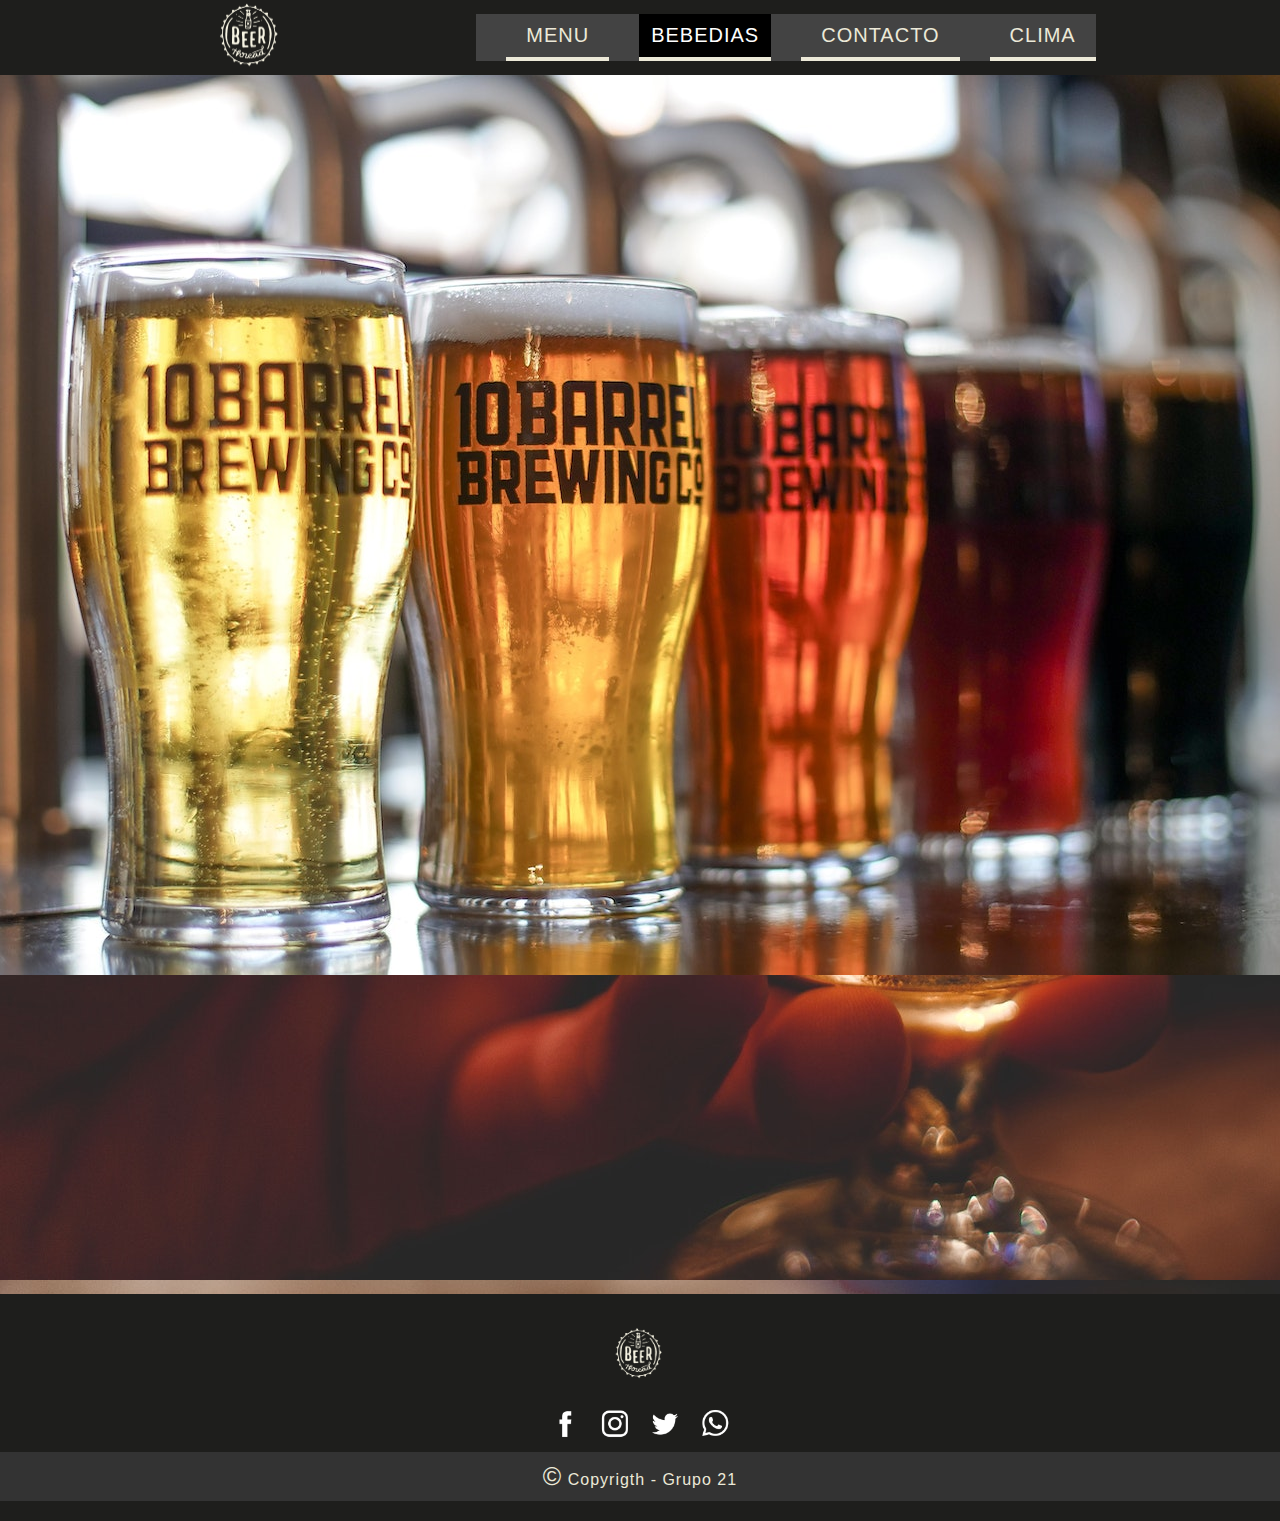
<file: index.html>
<!DOCTYPE html>
<html lang="es">
<head>
    <meta charset="UTF-8">
    <meta http-equiv="X-UA-Compatible" content="IE=edge">
    <meta name="viewport" content="width=device-width, initial-scale=1.0">
    <link rel="stylesheet" href="css/style.css">
    <title>Beer Thread</title>
</head>
<body>
    <header>
        <a href="index.html">
            <img src="imgs/logo.png" alt="">
        </a>
        <nav>
            <a href="index.html">Menu</a>
            <li><a href="#">Bebedias</a>
                <ul>
                    <li><a href="cerveza.html">Cevezas</a></li>
                    <li><a href="tragos.html">Tragos</a></li>
                </ul>
            
            </li>
            <a href="contacto.html">Contacto</a>
            <a href="clima.html">Clima</a>
        </nav>
    </header>

    <main>
        <div class="carrusel">
            <img src="imgs/img1.jpg" alt="">
        </div>
               
        <section>
            <div class="video">
                <iframe width="560" height="315" src="https://www.youtube.com/embed/VIBZmrzhpSI" title="YouTube video player" frameborder="0" allow="accelerometer; autoplay; clipboard-write; encrypted-media; gyroscope; picture-in-picture" allowfullscreen></iframe>
               </div>
        </section>
        
    </main>

    
    <footer>
        <img src="imgs/logo.png" alt="">
        <ul>
            <li>
                <a href="">
                    <img src="imgs/fb.png" alt="">
                </a>
            </li>
            <li>
                <a href="">
                    <img src="imgs/instagram.png" alt="">
                </a>
            </li>
            <li>
                <a href="">
                    <img src="imgs/twitter.png" alt="">
                </a>
            </li>
            <li>
                <a href="">
                    <img src="imgs/whatsapp.png" alt="">
                </a>
            </li>
        </ul>
        <p><span>&copy</span> Copyrigth - Grupo 21</p>
    </footer>
    
    <script src="js/main.js"> </script>

</body>
</html>
</file>
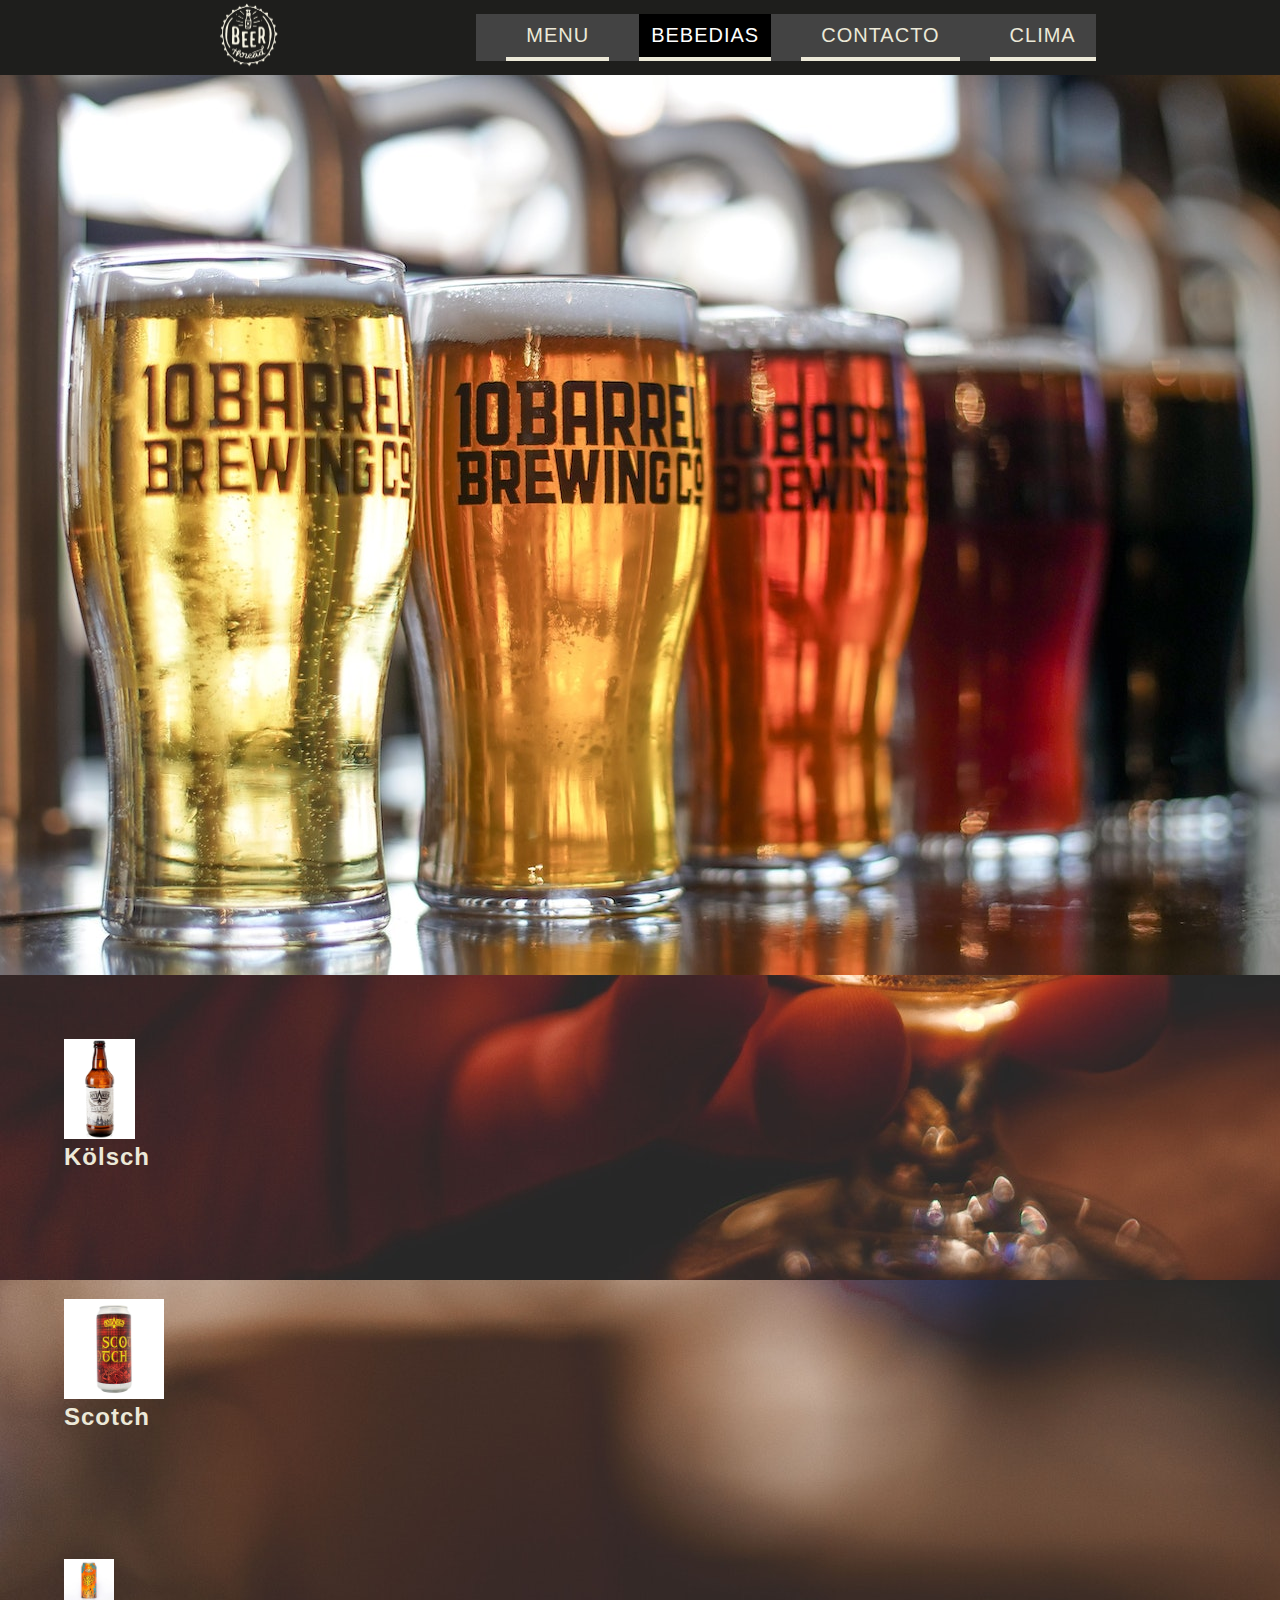
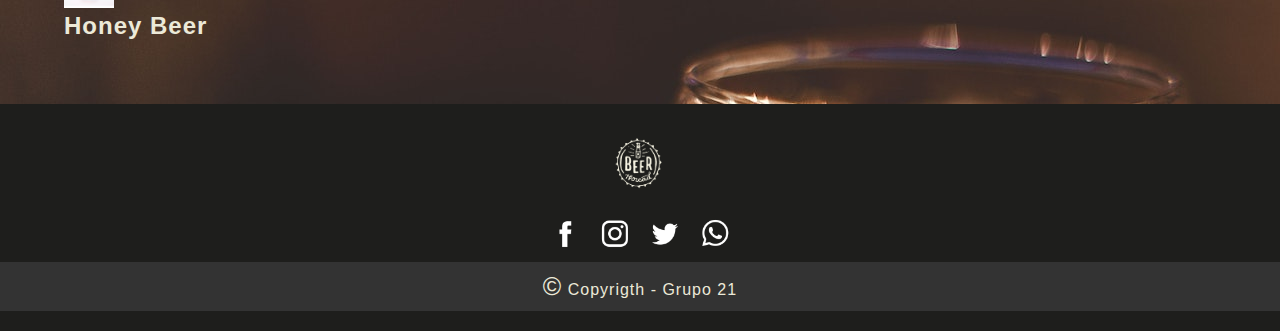
<file: cerveza.html>
<!DOCTYPE html>
<html lang="es">
<head>
    <meta charset="UTF-8">
    <meta http-equiv="X-UA-Compatible" content="IE=edge">
    <meta name="viewport" content="width=device-width, initial-scale=1.0">
    <link rel="stylesheet" href="css/style.css">
    <title>Beer Thread</title>
</head>
<body>
    <header>
        <a href="index.html">
            <img src="imgs/logo.png" alt="">
        </a>
        <nav>
            <a href="index.html">Menu</a>
            <li><a href="#">Bebedias</a>
                <ul>
                    <li><a href="cerveza.html">Cevezas</a></li>
                    <li><a href="tragos.html">Tragos</a></li>
                </ul>
            
            </li>
            <a href="contacto.html">Contacto</a>
            <a href="clima.html">Clima</a>
        </nav>
    </header>

    <main>
        <div class="carrusel">
            <img src="imgs/img1.jpg" alt="">
        </div>
       
         
       <section>
            <div class="cerveza"><img src="imgs/Kölsch.jpeg" alt=""><h2>Kölsch</h2><b></b></div>
            <div class="cerveza"><img src="imgs/Scotch.jpg" alt=""><h2> Scotch</h2> <b></b></div>
            <div class="cerveza"><img src="imgs/Honey-Beer.jpg" alt=""><h2>Honey Beer</h2><b></b></div>
       </section>        
    </main>

    <footer>
        <img src="imgs/logo.png" alt="">
        <ul>
            <li>
                <a href="">
                    <img src="imgs/fb.png" alt="">
                </a>
            </li>
            <li>
                <a href="">
                    <img src="imgs/instagram.png" alt="">
                </a>
            </li>
            <li>
                <a href="">
                    <img src="imgs/twitter.png" alt="">
                </a>
            </li>
            <li>
                <a href="">
                    <img src="imgs/whatsapp.png" alt="">
                </a>
            </li>
        </ul>
        <p><span>&copy</span> Copyrigth - Grupo 21</p>
    </footer>
    
    <script src="js/main.js"> </script>

</body>
</html>
</file>
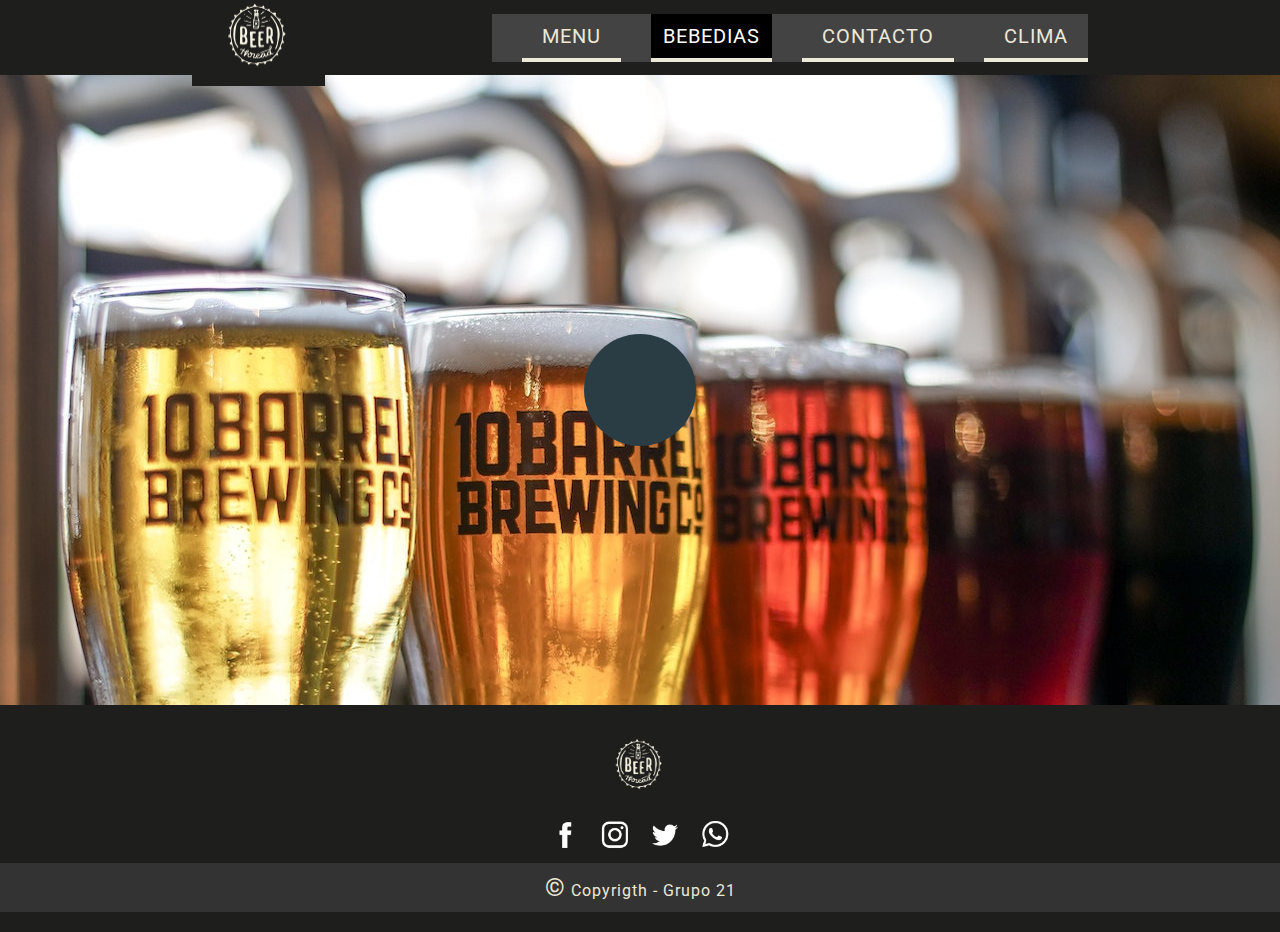
<file: clima.html>
<!DOCTYPE html>
<html lang="es">
<head>
    <meta charset="UTF-8">
    <meta http-equiv="X-UA-Compatible" content="IE=edge">
    <meta name="viewport" content="width=device-width, initial-scale=1.0">
    <link href="https://fonts.googleapis.com/css2?family=Roboto&display=swap" rel="stylesheet">
    <link rel="stylesheet" href="css/style.css" type="text/css">
    <title>Beer Thread</title>
</head>
<body onload="onLoad()">
    <header>
        <a href="index.html">
            <img src="imgs/logo.png" alt="">
        </a>
        <nav>
            <a href="index.html">Menu</a>
            <li><a href="#">Bebedias</a>
                <ul>
                    <li><a href="cerveza.html">Cevezas</a></li>
                    <li><a href="tragos.html">Tragos</a></li>
                </ul>
            
            </li>
            <a href="contacto.html">Contacto</a>
            <a href="clima.html">Clima</a>
        </nav>
    </header>

    <main class="main-app">
        <div id="loader" class="loader">Cargando...</div>
        <div id="container" class="contaier">
            <div class="block">
                <div id="location"></div>
                <div id="date"></div>
                <div id="description"></div>
            </div>
            <div class="block">
                <div class="information-container">
                    Temperatura
                    <div class="information" id="temperature"></div>
                </div>
                <div class="information-container">
                    Humedad
                    <div class="information" id="humidity"></div>
                </div>
                <div class="information-container">
                    Preción
                    <div class="information" id="pressure"></div>
                </div>
            </div>
        </div>
        <script src="js/app_clima.js"></script>
    </main>

    <footer>
        <img src="imgs/logo.png" alt="">
        <ul>
            <li>
                <a href="">
                    <img src="imgs/fb.png" alt="">
                </a>
            </li>
            <li>
                <a href="">
                    <img src="imgs/instagram.png" alt="">
                </a>
            </li>
            <li>
                <a href="">
                    <img src="imgs/twitter.png" alt="">
                </a>
            </li>
            <li>
                <a href="">
                    <img src="imgs/whatsapp.png" alt="">
                </a>
            </li>
        </ul>
        <p><span>&copy</span> Copyrigth - Grupo 21</p>
    </footer>
    
    
    <script src="js/main.js"> </script>

</body>
</html>
</file>
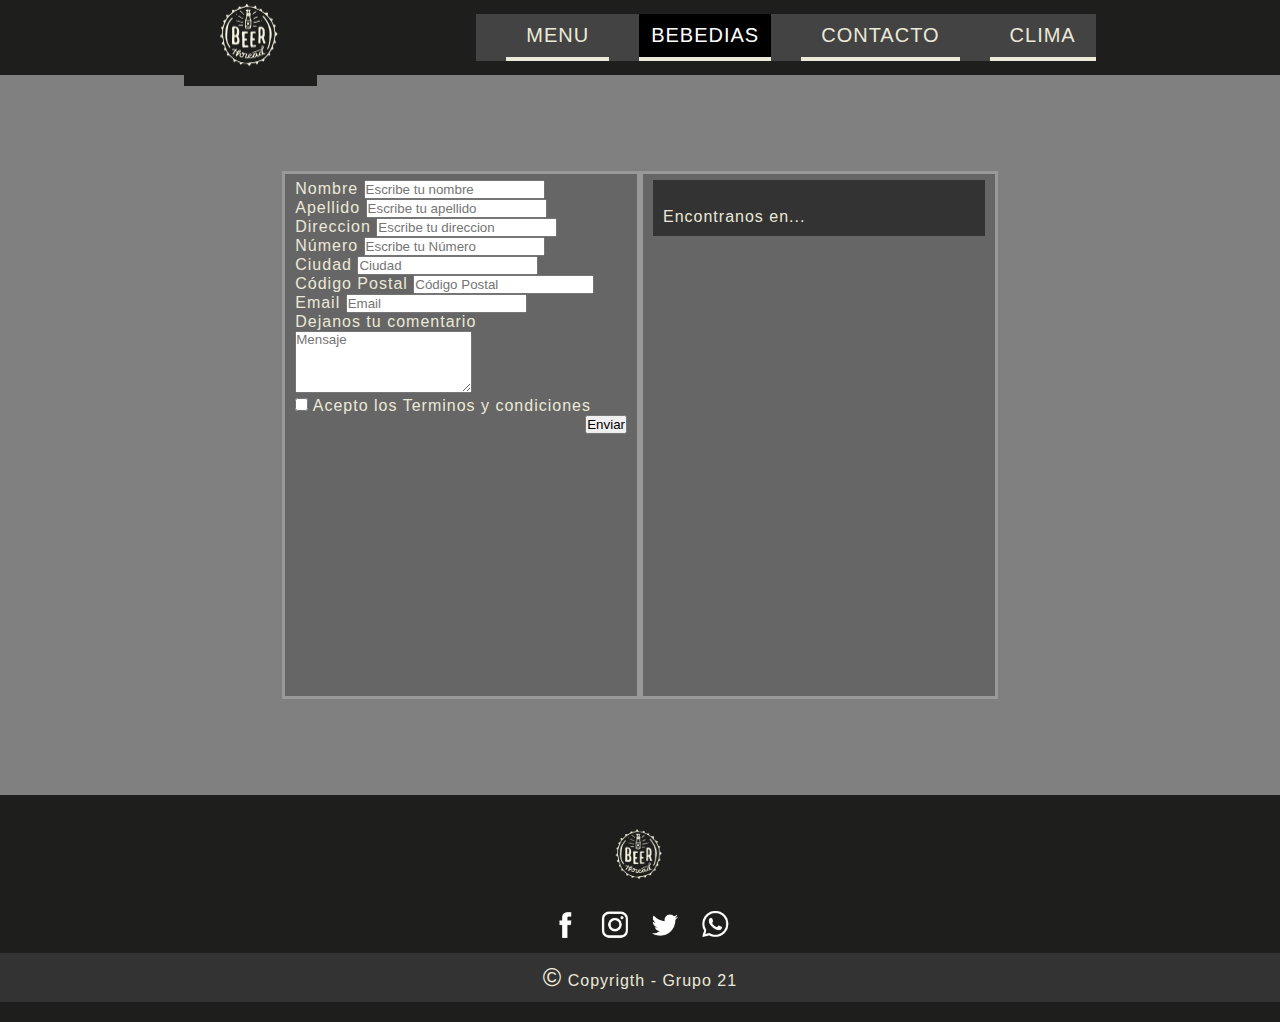
<file: contacto.html>
<!DOCTYPE html>
<html lang="es">
<head>
    <meta charset="UTF-8">
    <meta http-equiv="X-UA-Compatible" content="IE=edge">
    <meta name="viewport" content="width=device-width, initial-scale=1.0">

    <link href="https://cdn.jsdelivr.net/npm/bootstrap@5.0.2/dist/css/bootstrap.min.css" rel="stylesheet" integrity="sha384-EVSTQN3/azprG1Anm3QDgpJLIm9Nao0Yz1ztcQTwFspd3yD65VohhpuuCOmLASjC" crossorigin="anonymous">

    <link rel="stylesheet" href="css/style.css">

    <title>Beer Thread</title>
</head>
<body>
    <header>
        <a href="index.html">
            <img src="imgs/logo.png" alt="">
        </a>
        <nav>
            <a href="index.html">Menu</a>
            <li><a href="#">Bebedias</a>
                <ul>
                    <li><a href="cerveza.html">Cevezas</a></li>
                    <li><a href="tragos.html">Tragos</a></li>
                </ul>
            
            </li>
            <a href="contacto.html">Contacto</a>
            <a href="clima.html">Clima</a>
        </nav>
    </header>

    <main class="container main-contacto">
        <div class="container-contacto">
            <div class="items">
                <form class="row g-3" action="enviado.php" method="post" onsubmit="return validar()">
                    <div class="col-6">
                        <label for="nameInput" class="form-label">Nombre</label>
                        <input type="text" class="form-control" id="nameInput" placeholder="Escribe tu nombre" required>
                    </div>

                    <div class="col-6">
                        <label for="lastNameInput" class="form-label">Apellido</label>
                        <input type="text" class="form-control" id="lastNameInput" placeholder="Escribe tu apellido" required>
                    </div>

                    <div class="col-9">
                        <label for="addressInput" class="form-label">Direccion</label>
                        <input type="text" class="form-control" id="addressInput" placeholder="Escribe tu direccion" required>
                    </div>

                    <div class="col-3">
                        <label for="addressNumberInput" class="form-label">Número</label>
                        <input type="text" class="form-control" id="addressNumberInput" placeholder="Escribe tu Número" required>
                    </div>

                    <div class="col-9">
                        <label for="cityInput" class="form-label">Ciudad</label>
                        <input type="text" class="form-control" id="cityInput" placeholder="Ciudad" required>
                    </div>

                    <div class="col-3">
                        <label for="postalCodeInput" class="form-label">Código Postal</label>
                        <input type="text" class="form-control" id="postalCodeInput" placeholder="Código Postal" required>
                    </div>
                        
                    <div class="col-12">
                        <label for="emailInput" class="form-label">Email</label>
                        <input type="email" class="form-control" id="emailInput" placeholder="Email">
                    </div>

                    <div class="col-12">
                        <label for="messageInput" class="form-label">Dejanos tu comentario</label>
                        <textarea class="form-control" id="messageInput" rows="4" placeholder="Mensaje"></textarea>
                    </div>

                    <div class="col-12">
                        <div class="form-check">
                            <input type="checkbox" class="form-check-input" id="checkTermsInput">
                            <label for="checkTermsInput">Acepto los Terminos y condiciones</label>
                        </div>
                    </div>

                    <div class="col-12 boton">
                        <button type="submit" class="btn btn-primary">Enviar</button>
                    </div>
                </form>
            </div>
            <div class="items">
                <div class="container-maps">
                    <div class="items-maps">
                        <br>
                        <p>Encontranos en...</p>
                    </div>
                    </div class="items-maps">
                        <iframe src="https://www.google.com/maps/embed?pb=!1m18!1m12!1m3!1d5524.175672781463!2d-58.38361719068201!3d-34.58659569567857!2m3!1f0!2f0!3f0!3m2!1i1024!2i768!4f13.1!3m3!1m2!1s0x95bccb03784129ab%3A0xf6a947c8c4a605b0!2sCodo%20a%20Codo%20-%20Apoyo%20Escolar!5e0!3m2!1ses-419!2sar!4v1666650546530!5m2!1ses-419!2sar" width="600" height="450" style="border:0;" allowfullscreen="" loading="lazy" referrerpolicy="no-referrer-when-downgrade"></iframe>
                    </div>
                </div>
            <div>
        </div>
        
        </div>
        
        
    </main>

    <footer>
        <img src="imgs/logo.png" alt="">
        <ul>
            <li>
                <a href="">
                    <img src="imgs/fb.png" alt="">
                </a>
            </li>
            <li>
                <a href="">
                    <img src="imgs/instagram.png" alt="">
                </a>
            </li>
            <li>
                <a href="">
                    <img src="imgs/twitter.png" alt="">
                </a>
            </li>
            <li>
                <a href="">
                    <img src="imgs/whatsapp.png" alt="">
                </a>
            </li>
        </ul>
        <p><span>&copy</span> Copyrigth - Grupo 21</p>
    </footer>
    

    <script src="https://cdn.jsdelivr.net/npm/@popperjs/core@2.9.2/dist/umd/popper.min.js" integrity="sha384-IQsoLXl5PILFhosVNubq5LC7Qb9DXgDA9i+tQ8Zj3iwWAwPtgFTxbJ8NT4GN1R8p" crossorigin="anonymous"></script>
    <script src="https://cdn.jsdelivr.net/npm/bootstrap@5.0.2/dist/js/bootstrap.min.js" integrity="sha384-cVKIPhGWiC2Al4u+LWgxfKTRIcfu0JTxR+EQDz/bgldoEyl4H0zUF0QKbrJ0EcQF" crossorigin="anonymous"></script>

    <script src="js/main.js"> </script>

</body>
</html>
</file>
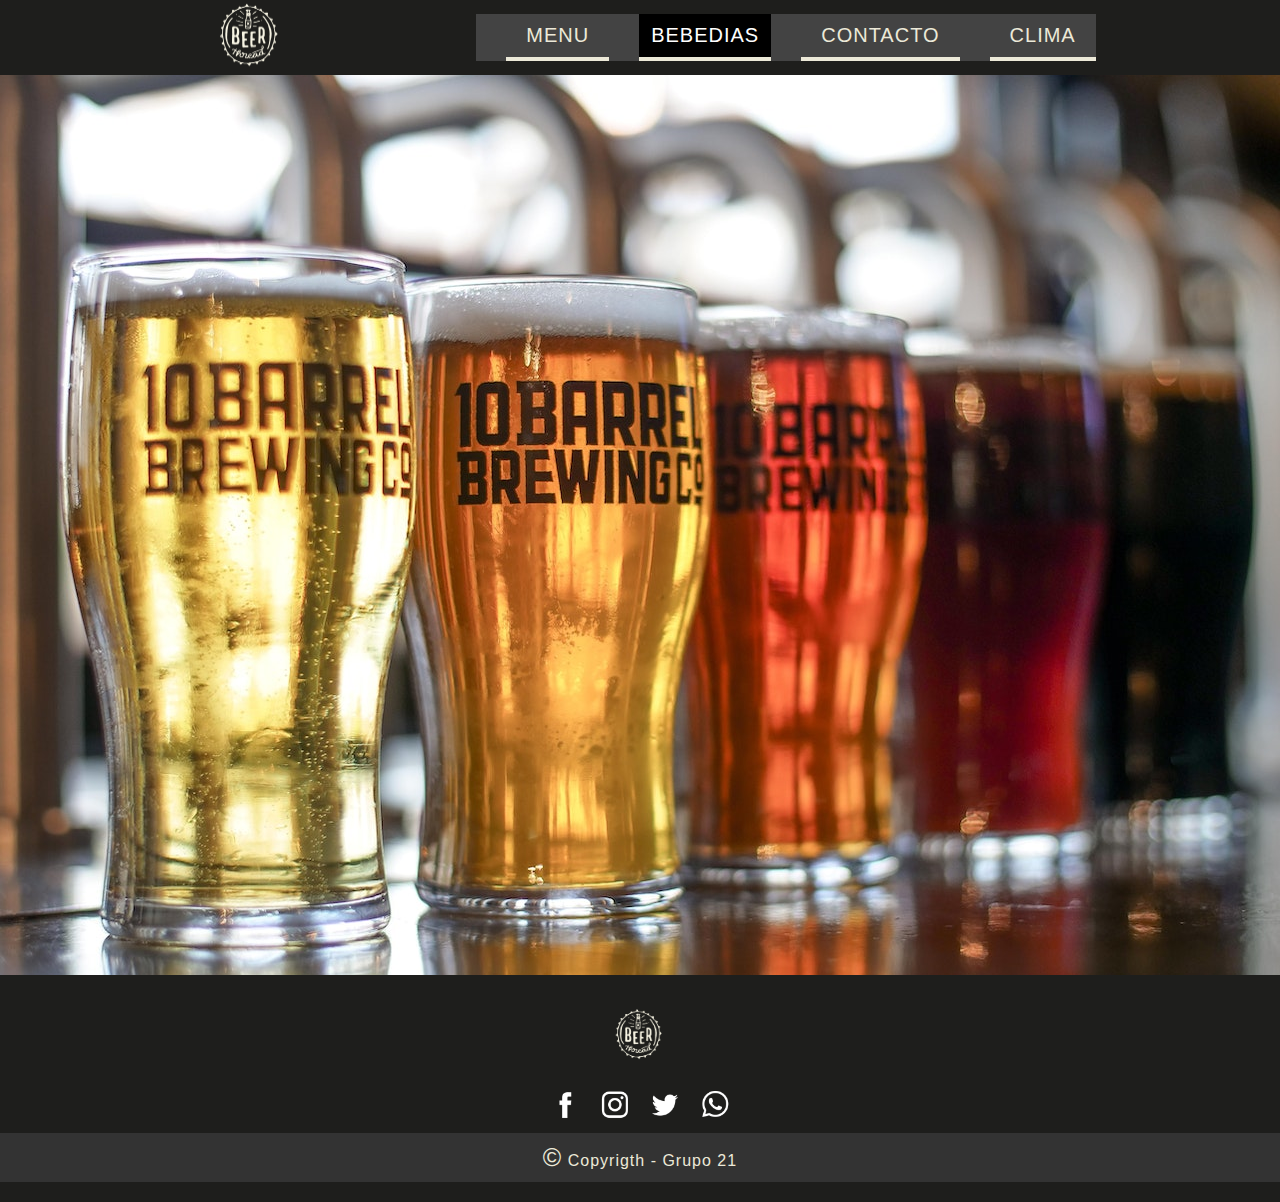
<file: tragos.html>
<!DOCTYPE html>
<html lang="es">
<head>
    <meta charset="UTF-8">
    <meta http-equiv="X-UA-Compatible" content="IE=edge">
    <meta name="viewport" content="width=device-width, initial-scale=1.0">
    <link rel="stylesheet" href="css/style.css">
    <title>Beer Thread</title>
</head>
<body>
    <header>
        <a href="index.html">
            <img src="imgs/logo.png" alt="">
        </a>
        <nav>
            <a href="index.html">Menu</a>
            <li><a href="#">Bebedias</a>
                <ul>
                    <li><a href="cerveza.html">Cevezas</a></li>
                    <li><a href="tragos.html">Tragos</a></li>
                </ul>
            
            </li>
            <a href="contacto.html">Contacto</a>
            <a href="clima.html">Clima</a>
        </nav>
    </header>

    <main>
        <div class="carrusel">
            <img src="imgs/img1.jpg" alt="">
        </div>
       <div>
         
       </div>
        
    </main>

    <footer>
        <img src="imgs/logo.png" alt="">
        <ul>
            <li>
                <a href="">
                    <img src="imgs/fb.png" alt="">
                </a>
            </li>
            <li>
                <a href="">
                    <img src="imgs/instagram.png" alt="">
                </a>
            </li>
            <li>
                <a href="">
                    <img src="imgs/twitter.png" alt="">
                </a>
            </li>
            <li>
                <a href="">
                    <img src="imgs/whatsapp.png" alt="">
                </a>
            </li>
        </ul>
        <p><span>&copy</span> Copyrigth - Grupo 21</p>
    </footer>
    
    <script src="js/main.js"> </script>

</body>
</html>
</file>
<file: css/style.css>
@import url('https://fonts.googleapis.com/css2?family=Roboto+Mono:wght@300;400;500;600;700&display=swap');
*{
    margin: 0;
    padding: 0;
    box-sizing: border-box;
}
a{
    text-decoration: none;
    color: #ECE9D8;
}
body{
    font-family: 'Roboto Mono', monospace;
    letter-spacing: 1px;
    color: #ECE9D8;
    background-image: url("../imgs/img1.jpg");
}
header{
    height: 75px;
    padding: 0 25px;
    background-color: #1E1E1C;
    display: flex;
    justify-content: space-evenly;
    align-items: center;
  
    
    
}
    header nav a{
        font-size: 20px;
        font: weight 500px;;
        padding: 10px 20px;
        margin-left: 30px ;
        text-transform: uppercase;
        border-bottom: solid 4px #ECE9D8;
        text-decoration: none;
       
    }
    header nav{
        background-color:#434343;
        display: flex;
    }

    header img{
        height: 100px;
    }

    header nav a:hover{
        background-color:#ECE9D8;
        color:black;
        border-radius: 35px;
        font-weight: 700;
        
        
    }

iframe{
        display: inline;
        object-fit: center;
    }
    


nav > li {
    float: left;
}

nav li ul {
    display:none;
    position:absolute;
    min-width:140px;
    text-decoration:none;
}

ul{
list-style: none;
}

nav li{
    text-decoration: none;
    list-style: none;
}

ul li {
    list-style: none;
}


nav li ul li {
    position:relative;
    text-decoration: none;
}

nav li ul li a {
    text-decoration: none;
}


nav li:hover > ul {
    display:block;
}

nav li a {
    background-color:#000;
	color:#fff;
	text-decoration:none;
	padding:10px 12px;
	display:block;
}




.video {
    text-align: center;
}

.carrusel{
    height: 100vh;
}
.carrusel img{
    width: 100%;
    height: 100vh;
    object-fit: cover;
}

.mensaje {
    display: flex;
        justify-content: center; 
        margin: 50px;  
}

div h1 {
    color: black;
}

.container {
    padding: 15px;
    height: 110vh;
    background-color: grey;
}

.container-contacto {
    background-color: #333;
    display: flex;
    flex-direction: row;
    
}

.contaier-maps {
    background-color: #333;
    display: flex;
    flex-direction: row;
    align-items: center;
        
}

.items {
    border: medium solid #999;
    width: 50%;
    background-color: #666;
    padding: 6px 10px;
}

.items iframe {
    width: 100%;
}

.items-maps {
    background-color: #333;
    display: flex;
    flex-direction: column;    
    
}

.boton {
    display: flex;
    justify-content: right;
}

footer{
    background-color: #1E1E1C;
    text-align: center;
    padding: 20px 0;
    
}
    footer>img{
        height: 80px;
    }
    footer ul{
        display: flex;
        justify-content: center; 
        margin: 10px 0;      
    }
    footer ul img{
       height: 30px;
       
    }
    footer li{
        padding: 0 10px;
        list-style: none;
    }
    footer span{
        font-size: 25px;
    }

    * {
        font-family: 'Roboto', sans-serif;
    }
    
    .main-app {
        height: 70vh;
        display: flex;
        justify-content: center;
        align-items: center;
        background-image: url("../imgs/img2.jpg");
    }

    .main-contacto {
        height: 80vh;
        display: flex;
        justify-content: center;
        align-items: center;
    }
    
    .contaier {
        background-color: #DDC9B4;
        padding: 20px;
        color: #2A3D45;
        display: flex;
        display: none;
    }
    
    .contaier > .block {
        padding: 20px;
    }
    
    .block:first-child {
     background-color: #2A3D45;
     color: #DDC9B4;
    }
    
    .information-container {
        display: flex;
    }
    
    .information {
        margin-left: 5px;
    }
    
    #location {
        font-weight: bold;
        font-size: 22px;  
    }
    
/*-----------------------*/

    .loader,
    .loader:before,
    .loader:after {
      border-radius: 50%;
    }
    .loader {
      color: #DDC9B4;
      font-size: 11px;
      text-indent: -99999em;
      position: relative;
      width: 10em;
      height: 10em;
      box-shadow: inset 0 0 0 1em;
      -webkit-transform: translateZ(0);
      -ms-transform: translateZ(0);
      transform: translateZ(0);
    }
    .loader:before,
    .loader:after {
      position: absolute;
      content: '';
    }
    .loader:before {
      width: 5.2em;
      height: 10.2em;
      background: #2A3D45;
      border-radius: 10.2em 0 0 10.2em;
      top: -0.1em;
      left: -0.1em;
      -webkit-transform-origin: 5.1em 5.1em;
      transform-origin: 5.1em 5.1em;
      -webkit-animation: load2 2s infinite ease 1.5s;
      animation: load2 2s infinite ease 1.5s;
    }
    .loader:after {
      width: 5.2em;
      height: 10.2em;
      background: #2A3D45;
      border-radius: 0 10.2em 10.2em 0;
      top: -0.1em;
      left: 4.9em;
      -webkit-transform-origin: 0.1em 5.1em;
      transform-origin: 0.1em 5.1em;
      -webkit-animation: load2 2s infinite ease;
      animation: load2 2s infinite ease;
    }
    @-webkit-keyframes load2 {
      0% {
        -webkit-transform: rotate(0deg);
        transform: rotate(0deg);
      }
      100% {
        -webkit-transform: rotate(360deg);
        transform: rotate(360deg);
      }
    }
    @keyframes load2 {
      0% {
        -webkit-transform: rotate(0deg);
        transform: rotate(0deg);
      }
      100% {
        -webkit-transform: rotate(360deg);
        transform: rotate(360deg);
      }
    }

    p {
        padding: 10px;
        background-color: #333;
    }

    .cerveza{
        display: inline-block ; 
        justify-content: center; 
        max-width: 100%;
    height: auto;
    margin:5%;
    

    }
    .cerveza img{
        width: 10%;
        height: 10%;
    }
</file>
